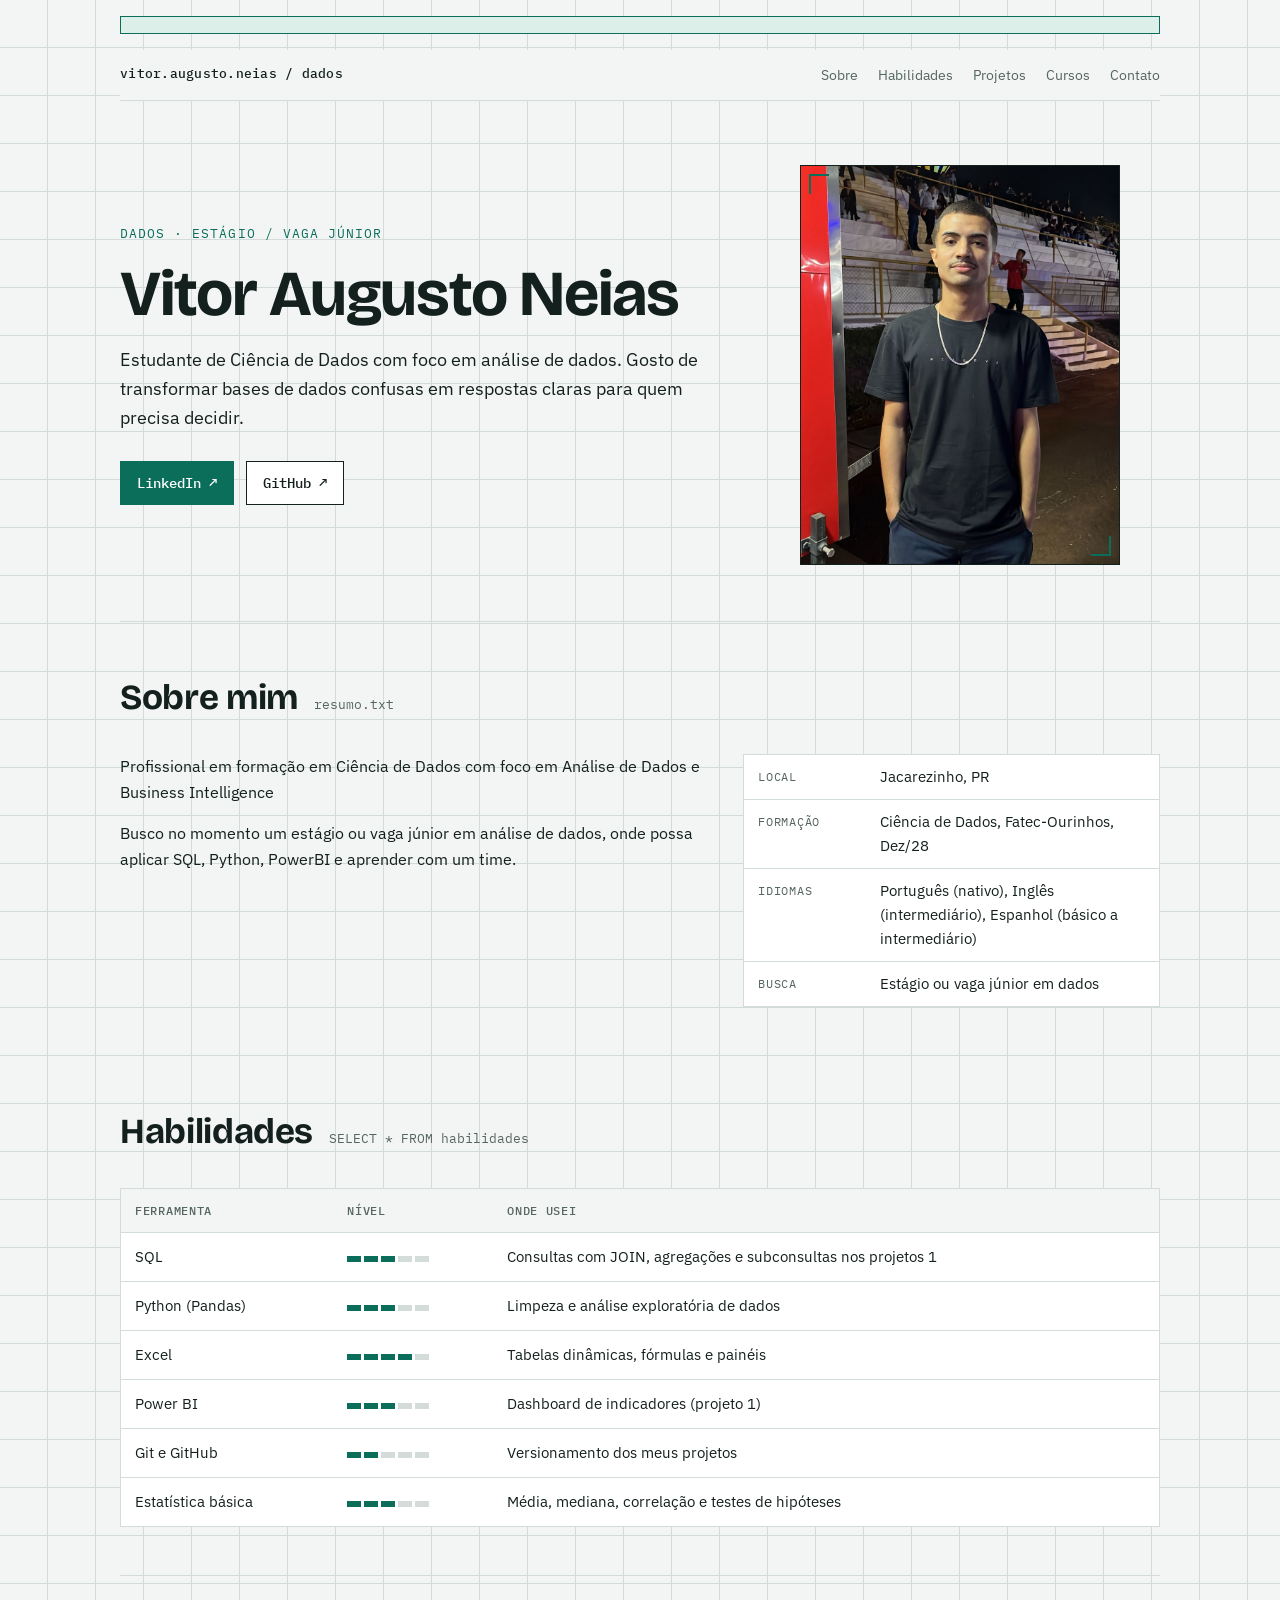
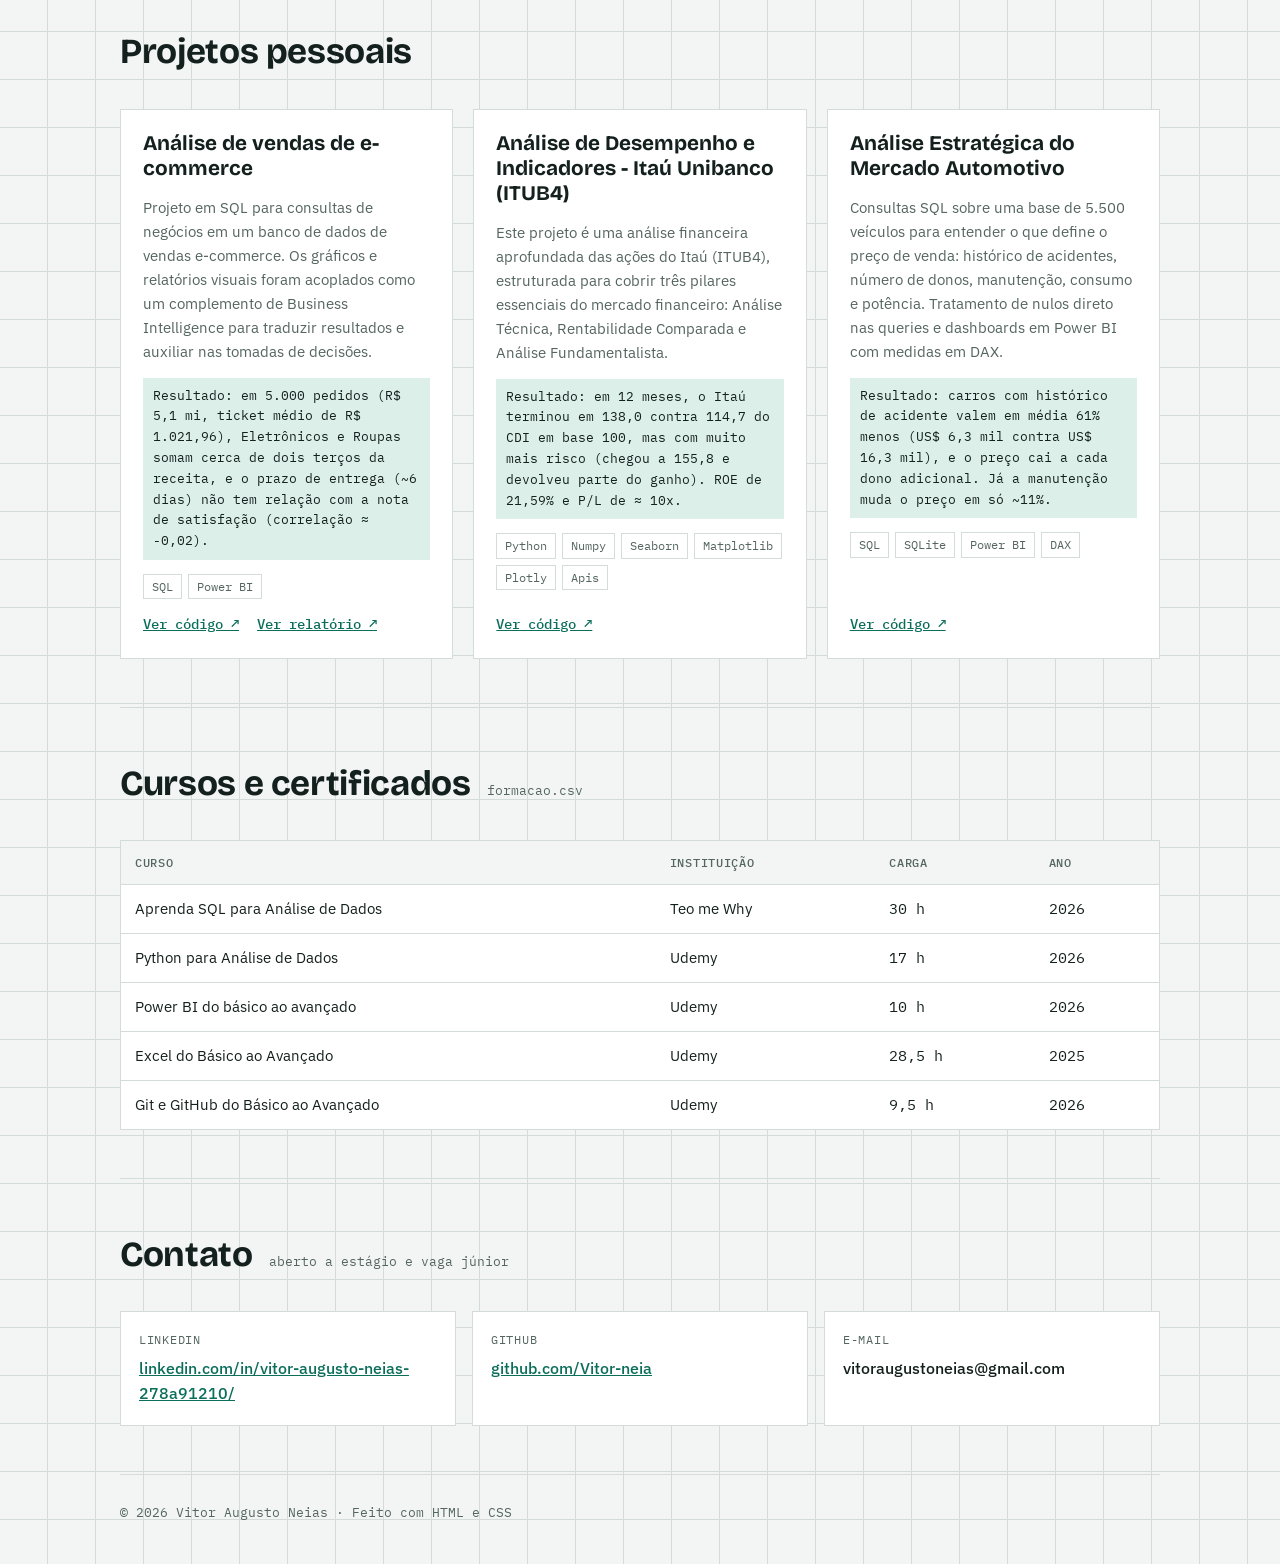
<file: index.html>
<!doctype html>
<html lang="pt-BR">
<head>
<meta charset="utf-8">
<meta name="viewport" content="width=device-width, initial-scale=1">
<title>Portfólio de Dados</title>
<link rel="stylesheet" href="https://fonts.googleapis.com/css2?family=Bricolage+Grotesque:opsz,wght@12..96,500;12..96,700&family=IBM+Plex+Sans:wght@400;500&family=IBM+Plex+Mono:wght@400;500&display=swap">
<style>
[hidden] { display: none !important; }
img { max-width: 100%; }
body { margin: 0; }
/* Layout: página única com grade de planilha. Hero em duas colunas (texto + foto), depois seções em tabelas e cartões. */
:root {
  --bg: #f2f5f4;
  --surface: #ffffff;
  --fg: #14201d;
  --muted: #55655f;
  --line: #d3dcd8;
  --accent: #0b6e5a;
  --accent-ink: #ffffff;
  --accent-soft: #dcefe9;
  --font-display: "Bricolage Grotesque", "Segoe UI", system-ui, sans-serif;
  --font-body: "IBM Plex Sans", "Segoe UI", system-ui, sans-serif;
  --font-mono: "IBM Plex Mono", ui-monospace, Menlo, Consolas, monospace;
}
@media (prefers-color-scheme: dark) {
  :root:not([data-theme="light"]) {
    --bg: #0e1513; --surface: #151f1c; --fg: #e6eeeb; --muted: #9bada6;
    --line: #28362f; --accent: #4fd1a5; --accent-ink: #07231a; --accent-soft: #163a31;
    color-scheme: dark;
  }
}
:root[data-theme="dark"] {
  --bg: #0e1513; --surface: #151f1c; --fg: #e6eeeb; --muted: #9bada6;
  --line: #28362f; --accent: #4fd1a5; --accent-ink: #07231a; --accent-soft: #163a31;
  color-scheme: dark;
}

* { box-sizing: border-box; }
html { scroll-behavior: smooth; }
body {
  background: var(--bg);
  color: var(--fg);
  font-family: var(--font-body);
  font-size: 16px;
  line-height: 1.6;
  padding-block: 0;
  padding-left: max(16px, env(safe-area-inset-left, 0px));
  padding-right: max(16px, env(safe-area-inset-right, 0px));
  background-image:
    linear-gradient(var(--line) 1px, transparent 1px),
    linear-gradient(90deg, var(--line) 1px, transparent 1px);
  background-size: 48px 48px;
  background-position: -1px -1px;
  background-attachment: scroll;
}
.wrap { max-width: 1040px; margin: 0 auto; }
a { color: inherit; }
:focus-visible { outline: 2px solid var(--accent); outline-offset: 3px; }

/* Aviso de modelo */
.aviso {
  font-family: var(--font-mono);
  font-size: 12px;
  background: var(--accent-soft);
  color: var(--fg);
  border: 1px solid var(--accent);
  padding: 8px 12px;
  margin-top: 16px;
}

/* Navegação */
.nav {
  position: sticky;
  top: env(safe-area-inset-top, 0px);
  z-index: 5;
  display: flex; flex-wrap: wrap; align-items: center; justify-content: space-between; gap: 8px 24px;
  background: var(--bg);
  border-bottom: 1px solid var(--line);
  padding-block: 12px;
  margin-top: 16px;
}
.nav .marca { font-family: var(--font-mono); font-size: 13px; font-weight: 500; letter-spacing: .02em; }
.nav ul { display: flex; flex-wrap: wrap; gap: 4px 20px; list-style: none; margin: 0; padding: 0; }
.nav a { text-decoration: none; font-size: 14px; color: var(--muted); }
.nav a:hover { color: var(--accent); }

/* Hero */
.hero {
  display: grid;
  grid-template-columns: minmax(0, 1.5fr) minmax(0, 1fr);
  gap: 40px;
  align-items: center;
  padding-block: 64px 56px;
}
.eyebrow {
  font-family: var(--font-mono); font-size: 13px; letter-spacing: .08em; text-transform: uppercase;
  color: var(--accent); margin: 0 0 16px;
}
h1 {
  font-family: var(--font-display); font-weight: 700;
  font-size: clamp(2.4rem, 6vw, 4rem); line-height: 1.02; letter-spacing: -0.02em;
  margin: 0 0 20px; text-wrap: balance;
}
.lead { font-size: 1.125rem; max-width: 58ch; margin: 0 0 28px; color: var(--fg); }
.botoes { display: flex; flex-wrap: wrap; gap: 12px; }
.btn {
  display: inline-flex; align-items: center; gap: 8px;
  font-family: var(--font-mono); font-size: 14px; font-weight: 500;
  padding: 10px 16px; text-decoration: none;
  border: 1px solid var(--fg); background: var(--surface); color: var(--fg);
  transition: background .15s, color .15s, border-color .15s;
}
.btn:hover { background: var(--fg); color: var(--bg); }
.btn.primario { background: var(--accent); border-color: var(--accent); color: var(--accent-ink); }
.btn.primario:hover { background: var(--fg); border-color: var(--fg); color: var(--bg); }

/* Foto */
.foto-box { justify-self: center; width: 100%; max-width: 320px; }
.foto {
  position: relative; display: block; width: 100%; aspect-ratio: 4 / 5;
  background: var(--accent-soft); border: 1px solid var(--fg);
  cursor: pointer; overflow: hidden; padding: 0;
}
.foto img { width: 100%; height: 100%; object-fit: cover; display: block; }
.foto .vazio {
  position: absolute; inset: 0; display: flex; flex-direction: column; align-items: center; justify-content: center; gap: 8px;
  font-family: var(--font-mono); font-size: 13px; color: var(--muted); text-align: center; padding: 16px;
}
.foto .vazio strong { font-family: var(--font-display); font-size: 3.5rem; color: var(--accent); line-height: 1; }
.foto::before, .foto::after {
  content: ""; position: absolute; width: 18px; height: 18px; border: 2px solid var(--accent); z-index: 2; pointer-events: none;
}
.foto::before { top: 8px; left: 8px; border-right: 0; border-bottom: 0; }
.foto::after { bottom: 8px; right: 8px; border-left: 0; border-top: 0; }
.dica-foto { font-family: var(--font-mono); font-size: 12px; color: var(--muted); margin: 8px 0 0; }

/* Seções */
section { padding-block: 48px; border-top: 1px solid var(--line); }
.sec-head { display: flex; flex-wrap: wrap; align-items: baseline; gap: 4px 16px; margin-bottom: 28px; }
h2 { font-family: var(--font-display); font-size: clamp(1.6rem, 3.5vw, 2.2rem); margin: 0; letter-spacing: -0.01em; text-wrap: balance; }
.sec-head .sub { font-family: var(--font-mono); font-size: 13px; color: var(--muted); }

.sobre { display: grid; grid-template-columns: minmax(0, 1.4fr) minmax(0, 1fr); gap: 40px; }
.sobre p { margin: 0 0 16px; max-width: 62ch; }
.fatos { margin: 0; display: grid; gap: 0; border: 1px solid var(--line); background: var(--surface); align-self: start; }
.fatos div { display: grid; grid-template-columns: 110px minmax(0, 1fr); gap: 12px; padding: 10px 14px; border-bottom: 1px solid var(--line); }
.fatos div:last-child { border-bottom: 0; }
.fatos dt { font-family: var(--font-mono); font-size: 12px; text-transform: uppercase; letter-spacing: .06em; color: var(--muted); padding-top: 2px; }
.fatos dd { margin: 0; font-size: 15px; }

/* Tabelas */
.tabela-wrap { overflow-x: auto; border: 1px solid var(--line); background: var(--surface); }
table { width: 100%; border-collapse: collapse; font-size: 15px; min-width: 520px; }
th, td { text-align: left; padding: 12px 14px; border-bottom: 1px solid var(--line); vertical-align: top; }
tr:last-child td { border-bottom: 0; }
th { font-family: var(--font-mono); font-size: 12px; font-weight: 500; text-transform: uppercase; letter-spacing: .06em; color: var(--muted); background: var(--bg); }
td.num { font-family: var(--font-mono); font-variant-numeric: tabular-nums; white-space: nowrap; }
.nivel { display: inline-flex; gap: 3px; vertical-align: middle; }
.nivel i { width: 14px; height: 6px; background: var(--line); display: block; }
.nivel i.on { background: var(--accent); }

/* Projetos */
.projetos { display: grid; grid-template-columns: repeat(auto-fit, minmax(min(100%, 300px), 1fr)); gap: 20px; }
.proj { background: var(--surface); border: 1px solid var(--line); padding: 22px; display: flex; flex-direction: column; gap: 14px; min-width: 0; }
.proj h3 { font-family: var(--font-display); font-size: 1.3rem; line-height: 1.2; margin: 0; }
.proj p { margin: 0; color: var(--muted); font-size: 15px; }
.proj .resultado { font-family: var(--font-mono); font-size: 13px; color: var(--fg); background: var(--accent-soft); padding: 8px 10px; }
.tags { display: flex; flex-wrap: wrap; gap: 6px; list-style: none; padding: 0; margin: 0; }
.tags li { font-family: var(--font-mono); font-size: 12px; border: 1px solid var(--line); padding: 2px 8px; color: var(--muted); }
.proj .links { margin-top: auto; display: flex; flex-wrap: wrap; gap: 8px 18px; font-family: var(--font-mono); font-size: 14px; }
.proj .links a { color: var(--accent); font-weight: 500; }

/* Contato */
.contato { display: grid; grid-template-columns: repeat(auto-fit, minmax(min(100%, 240px), 1fr)); gap: 16px; }
.canal { background: var(--surface); border: 1px solid var(--line); padding: 18px; min-width: 0; }
.canal .rot { font-family: var(--font-mono); font-size: 12px; text-transform: uppercase; letter-spacing: .06em; color: var(--muted); margin: 0 0 6px; }
.canal a { font-weight: 500; overflow-wrap: anywhere; color: var(--accent); }
.canal span.txt { font-weight: 500; overflow-wrap: anywhere; user-select: all; }

footer { border-top: 1px solid var(--line); padding-block: 28px 40px; font-family: var(--font-mono); font-size: 13px; color: var(--muted); }

@media (max-width: 760px) {
  .hero { grid-template-columns: 1fr; padding-block: 40px; }
  .foto-box { order: -1; max-width: 240px; justify-self: start; }
  .sobre { grid-template-columns: 1fr; gap: 28px; }
}
@media (prefers-reduced-motion: reduce) {
  html { scroll-behavior: auto; }
  .btn { transition: none; }
}
</style>
</head>
<body>
<div class="wrap">
  <div class="aviso" id="aviso"></div>

  <nav class="nav" aria-label="Seções">
    <span class="marca" id="marca"></span>
    <ul>
      <li><a href="#sobre">Sobre</a></li>
      <li><a href="#habilidades">Habilidades</a></li>
      <li><a href="#projetos">Projetos</a></li>
      <li><a href="#cursos">Cursos</a></li>
      <li><a href="#contato">Contato</a></li>
    </ul>
  </nav>

  <header class="hero">
    <div>
      <p class="eyebrow" id="cargo"></p>
      <h1 id="nome"></h1>
      <p class="lead" id="resumo"></p>
      <div class="botoes">
        <a class="btn primario" id="btn-linkedin" href="#" target="_blank" rel="noopener">LinkedIn ↗</a>
        <a class="btn" id="btn-github" href="#" target="_blank" rel="noopener">GitHub ↗</a>
      </div>
    </div>
    <div class="foto-box">
      <label class="foto" for="foto-input" id="foto" title="Clique para escolher sua foto">
        <span class="vazio" id="foto-vazio"><strong id="iniciais">SN</strong>Clique para<br>escolher sua foto</span>
        <img id="foto-img" alt="" hidden>
      </label>
      <input type="file" id="foto-input" accept="image/*" hidden>
      <p class="dica-foto">Prévia local. No site publicado, use o arquivo da foto (veja FOTO_URL).</p>
    </div>
  </header>

  <section id="sobre">
    <div class="sec-head"><h2>Sobre mim</h2><span class="sub">resumo.txt</span></div>
    <div class="sobre">
      <div id="sobre-texto"></div>
      <dl class="fatos" id="fatos"></dl>
    </div>
  </section>

  <section id="habilidades">
    <div class="sec-head"><h2>Habilidades</h2><span class="sub">SELECT * FROM habilidades</span></div>
    <div class="tabela-wrap">
      <table>
        <thead><tr><th>Ferramenta</th><th>Nível</th><th>Onde usei</th></tr></thead>
        <tbody id="skills"></tbody>
      </table>
    </div>
  </section>

  <section id="projetos">
    <div class="sec-head"><h2>Projetos pessoais</h2><span class="sub"></span></div>
    <div class="projetos" id="projetos-lista"></div>
  </section>

  <section id="cursos">
    <div class="sec-head"><h2>Cursos e certificados</h2><span class="sub">formacao.csv</span></div>
    <div class="tabela-wrap">
      <table>
        <thead><tr><th>Curso</th><th>Instituição</th><th>Carga</th><th>Ano</th></tr></thead>
        <tbody id="cursos-lista"></tbody>
      </table>
    </div>
  </section>

  <section id="contato">
    <div class="sec-head"><h2>Contato</h2><span class="sub">aberto a estágio e vaga júnior</span></div>
    <div class="contato" id="contato-lista"></div>
  </section>

  <footer id="rodape"></footer>
</div>

<script>
/* ============================================================
   EDITE AQUI. Tudo que aparece na página vem deste bloco.
   ============================================================ */
const PERFIL = {
  nome: "Vitor Augusto Neias",
  cargo: "Dados · Estágio / Vaga júnior",
  resumo: "Estudante de Ciência de Dados com foco em análise de dados. Gosto de transformar bases de dados confusas em respostas claras para quem precisa decidir.",
  sobre: [
    "Profissional em formação em Ciência de Dados com foco em Análise de Dados e Business Intelligence",
    "Busco no momento um estágio ou vaga júnior em análise de dados, onde possa aplicar SQL, Python, PowerBI e aprender com um time."
  ],
  fatos: [
    ["Local", "Jacarezinho, PR"],
    ["Formação", "Ciência de Dados, Fatec-Ourinhos, Dez/28"],
    ["Idiomas", "Português (nativo), Inglês (intermediário), Espanhol (básico a intermediário)"],
    ["Busca", "Estágio ou vaga júnior em dados"]
  ],
  linkedin: "https://www.linkedin.com/in/vitor-augusto-neias-278a91210/",
  github: "https://github.com/Vitor-neia",
  email: "vitoraugustoneias@gmail.com",
  /* Caminho da sua foto no site publicado, por exemplo "foto.jpg". Deixe "" para usar o seletor de prévia. */
  FOTO_URL: "img/foto-perfil.jpeg",
  habilidades: [
    ["SQL", 3, "Consultas com JOIN, agregações e subconsultas nos projetos 1 "],
    ["Python (Pandas)", 3, "Limpeza e análise exploratória de dados"],
    ["Excel", 4, "Tabelas dinâmicas, fórmulas e painéis"],
    ["Power BI", 3, "Dashboard de indicadores (projeto 1)"],
    ["Git e GitHub", 2, "Versionamento dos meus projetos"],
    ["Estatística básica", 3, "Média, mediana, correlação e testes de hipóteses"]
  ],
  projetos: [
    {
      titulo: "Análise de vendas de e-commerce",
      texto: "Projeto em SQL para consultas de negócios em um banco de dados de vendas e-commerce. Os gráficos e relatórios visuais foram acoplados como um complemento de Business Intelligence para traduzir resultados e auxiliar nas tomadas de decisões.",
      resultado: "Resultado: em 5.000 pedidos (R$ 5,1 mi, ticket médio de R$ 1.021,96), Eletrônicos e Roupas somam cerca de dois terços da receita, e o prazo de entrega (~6 dias) não tem relação com a nota de satisfação (correlação ≈ -0,02).",
      tags: ["SQL", "Power BI"],
      links: [["Ver código", "https://github.com/Vitor-neia/sql-ecommerce-sales"], ["Ver relatório", "https://app.powerbi.com/links/EKkMwvyfb7?ctid=cf72e2bd-7a2b-4783-bdeb-39d57b07f76f&pbi_source=linkShare"]]
    },
    {
      titulo: "Análise de Desempenho e Indicadores - Itaú Unibanco (ITUB4)",
      texto: "Este projeto é uma análise financeira aprofundada das ações do Itaú (ITUB4), estruturada para cobrir três pilares essenciais do mercado financeiro: Análise Técnica, Rentabilidade Comparada e Análise Fundamentalista.",
      resultado: "Resultado: em 12 meses, o Itaú terminou em 138,0 contra 114,7 do CDI em base 100, mas com muito mais risco (chegou a 155,8 e devolveu parte do ganho). ROE de 21,59% e P/L de ≈ 10x.",
      tags: ["Python", "Numpy", "Seaborn", "Matplotlib", "Plotly", "Apis"],
      links: [["Ver código", "https://github.com/Vitor-neia/itau-itub4-vs-cdi"]]
    },
    {
      titulo: "Análise Estratégica do Mercado Automotivo",
      texto: "Consultas SQL sobre uma base de 5.500 veículos para entender o que define o preço de venda: histórico de acidentes, número de donos, manutenção, consumo e potência. Tratamento de nulos direto nas queries e dashboards em Power BI com medidas em DAX.",
      resultado: "Resultado: carros com histórico de acidente valem em média 61% menos (US$ 6,3 mil contra US$ 16,3 mil), e o preço cai a cada dono adicional. Já a manutenção muda o preço em só ~11%.",
      tags: ["SQL", "SQLite", "Power BI", "DAX"],
      links: [["Ver código", "https://github.com/Vitor-neia/sql-mercado-automotivo"]]
    }
  ],
  cursos: [
    ["Aprenda SQL para Análise de Dados", "Teo me Why", "30 h", "2026"],
    ["Python para Análise de Dados", "Udemy", "17 h", "2026"],
    ["Power BI do básico ao avançado", "Udemy", "10 h", "2026"],
    ["Excel do Básico ao Avançado", "Udemy", "28,5 h", "2025"],
    ["Git e GitHub do Básico ao Avançado", "Udemy", "9,5 h", "2026" ]
  ]
};
/* ============================================================ */

function h(tag, props, ...kids) {
  const el = document.createElement(tag);
  for (const k in (props || {})) {
    if (k === "class") el.className = props[k];
    else if (k === "text") el.textContent = props[k];
    else el.setAttribute(k, props[k]);
  }
  kids.flat().forEach(c => { if (c != null) el.append(c.nodeType ? c : document.createTextNode(c)); });
  return el;
}
const $ = id => document.getElementById(id);
const ext = (a) => { a.target = "_blank"; a.rel = "noopener"; return a; };

document.title = "Portfólio de " + PERFIL.nome.split(" ")[0];
$("marca").textContent = PERFIL.nome.toLowerCase().replace(/\s+/g, ".") + " / dados";
$("cargo").textContent = PERFIL.cargo;
$("nome").textContent = PERFIL.nome;
$("resumo").textContent = PERFIL.resumo;
$("btn-linkedin").href = PERFIL.linkedin;
$("btn-github").href = PERFIL.github;
$("iniciais").textContent = PERFIL.nome.split(/\s+/).filter(Boolean).slice(0, 2).map(p => p[0].toUpperCase()).join("");

PERFIL.sobre.forEach(t => $("sobre-texto").append(h("p", { text: t })));
PERFIL.fatos.forEach(([k, v]) => $("fatos").append(h("div", null, h("dt", { text: k }), h("dd", { text: v }))));

PERFIL.habilidades.forEach(([nome, nivel, uso]) => {
  const barras = h("span", { class: "nivel", role: "img", "aria-label": "Nível " + nivel + " de 5" });
  for (let i = 1; i <= 5; i++) barras.append(h("i", { class: i <= nivel ? "on" : "" }));
  $("skills").append(h("tr", null, h("td", { text: nome }), h("td", null, barras), h("td", { text: uso })));
});

PERFIL.projetos.forEach(p => {
  const links = h("div", { class: "links" });
  p.links.forEach(([rot, url]) => links.append(ext(h("a", { href: url, text: rot + " ↗" }))));
  $("projetos-lista").append(h("article", { class: "proj" },
    h("h3", { text: p.titulo }),
    h("p", { text: p.texto }),
    h("div", { class: "resultado", text: p.resultado }),
    h("ul", { class: "tags" }, p.tags.map(t => h("li", { text: t }))),
    links));
});

PERFIL.cursos.forEach(([c, inst, carga, ano]) => {
  $("cursos-lista").append(h("tr", null, h("td", { text: c }), h("td", { text: inst }), h("td", { class: "num", text: carga }), h("td", { class: "num", text: ano })));
});

$("contato-lista").append(
  h("div", { class: "canal" }, h("p", { class: "rot", text: "LinkedIn" }), ext(h("a", { href: PERFIL.linkedin, text: PERFIL.linkedin.replace("https://www.", "") }))),
  h("div", { class: "canal" }, h("p", { class: "rot", text: "GitHub" }), ext(h("a", { href: PERFIL.github, text: PERFIL.github.replace("https://", "") }))),
  h("div", { class: "canal" }, h("p", { class: "rot", text: "E-mail" }), h("span", { class: "txt", text: PERFIL.email }))
);
$("rodape").textContent = "© " + new Date().getFullYear() + " " + PERFIL.nome + " · Feito com HTML e CSS";

/* Foto: usa FOTO_URL se existir; senão, deixa escolher uma imagem para prévia */
const img = $("foto-img"), vazio = $("foto-vazio");
function mostrarFoto(src) { img.src = src; img.alt = "Foto de " + PERFIL.nome; img.hidden = false; vazio.hidden = true; }
if (PERFIL.FOTO_URL) {
  mostrarFoto(PERFIL.FOTO_URL);
  $("foto-input").disabled = true;
  document.querySelector(".dica-foto").hidden = true;
} else {
  try { const salva = localStorage.getItem("portfolio-foto"); if (salva) mostrarFoto(salva); } catch (e) {}
  $("foto-input").addEventListener("change", ev => {
    const arq = ev.target.files && ev.target.files[0];
    if (!arq) return;
    const leitor = new FileReader();
    leitor.onload = () => {
      const tmp = new Image();
      tmp.onload = () => {
        const w = 640, esc = Math.min(1, w / tmp.width);
        const c = document.createElement("canvas");
        c.width = Math.round(tmp.width * esc); c.height = Math.round(tmp.height * esc);
        c.getContext("2d").drawImage(tmp, 0, 0, c.width, c.height);
        const url = c.toDataURL("image/jpeg", 0.85);
        mostrarFoto(url);
        try { localStorage.setItem("portfolio-foto", url); } catch (e) {}
      };
      tmp.src = leitor.result;
    };
    leitor.readAsDataURL(arq);
  });
}
</script>
</body>
</html>
</file>
